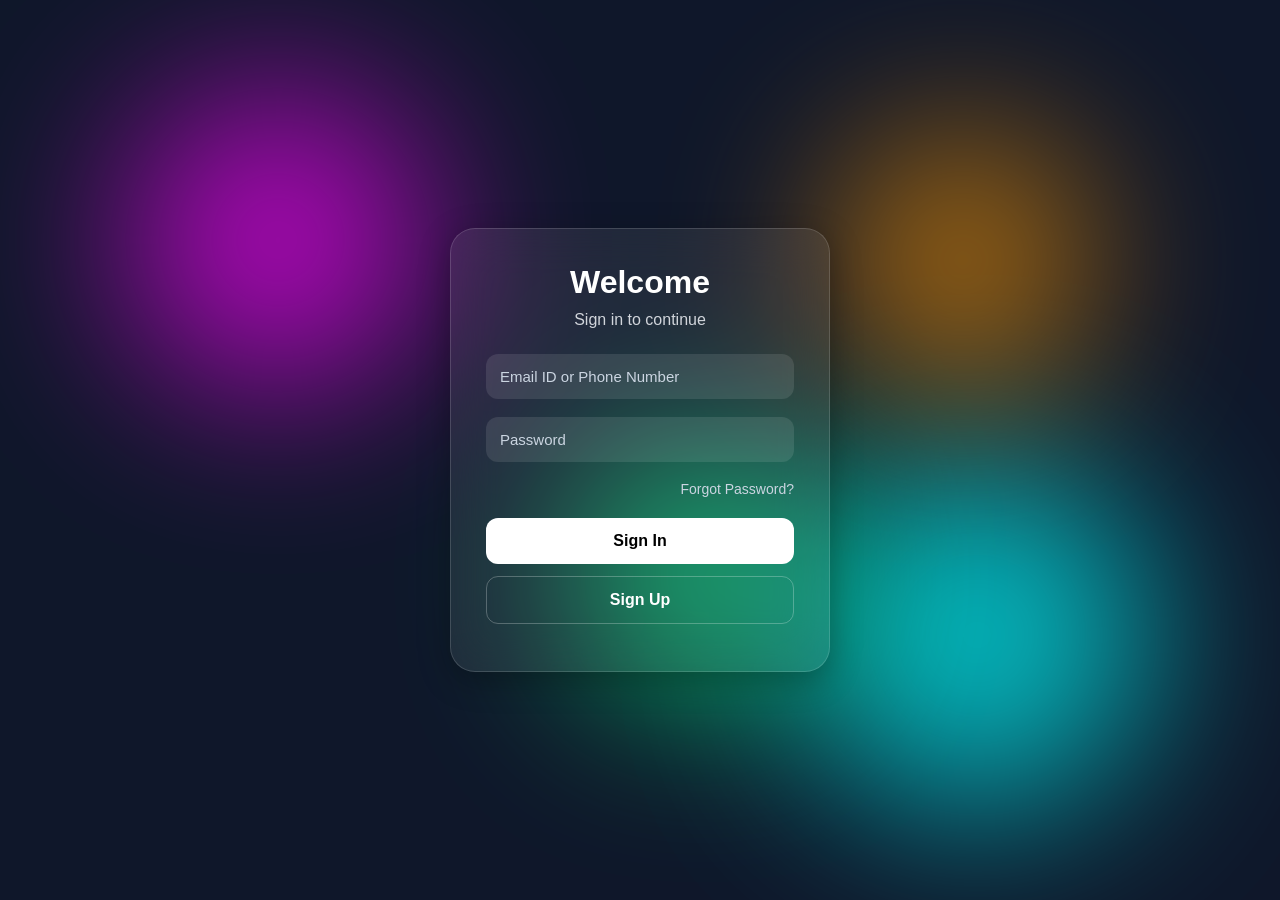
<file: index.html>
<!DOCTYPE html>
<html lang="en">
<head>
    <meta charset="UTF-8">
    <meta name="viewport" content="width=device-width, initial-scale=1.0">
    <title>Liquid Glass Login</title>

    <link rel="stylesheet" href="style.css">
</head>
<body>

    <!-- Animated Background -->
    <div class="blob blob1"></div>
    <div class="blob blob2"></div>
    <div class="blob blob3"></div>
    <div class="blob blob4"></div>

    <!-- Login Card -->
    <div class="login-card">

        <h1>Welcome</h1>
        <p>Sign in to continue</p>

        <div class="input-box">
            <input
                type="text"
                id="username"
                placeholder="Email ID or Phone Number"
            >
        </div>

        <div class="input-box">
            <input
                type="password"
                id="password"
                placeholder="Password"
            >
        </div>

        <div class="forgot">
            <a href="#">Forgot Password?</a>
        </div>

        <button class="btn signin" onclick="login()">
            Sign In
        </button>

        <button class="btn signup">
            Sign Up
        </button>

    </div>

    <script src="script.js"></script>

</body>
</html>
</file>
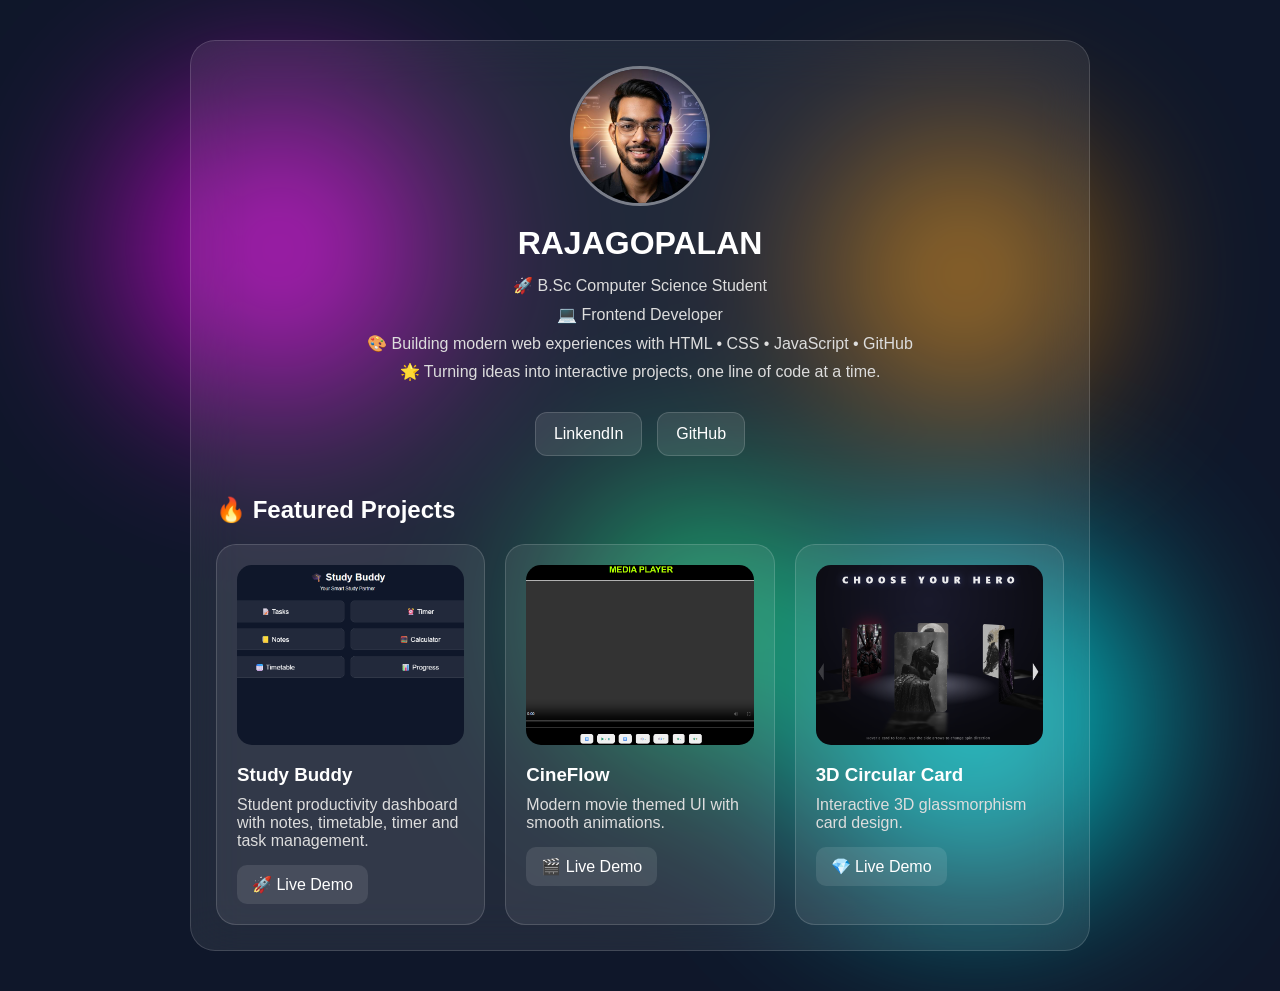
<file: profile.html>
<!DOCTYPE html>
<html lang="en">
<head>
<meta charset="UTF-8">
<meta name="viewport" content="width=device-width, initial-scale=1.0">
<title>Rajagopalan | Portfolio</title>

<link rel="stylesheet" href="style.css">

<style>
.profile-page{
    min-height:100vh;
    padding:40px 20px;
    display:flex;
    justify-content:center;
    align-items:center;
}

.profile-card{
    width: 900px;px;
    max-width:95%;
    padding:25px;
    border-radius:25px;
    background:rgba(255,255,255,0.08);
    backdrop-filter:blur(25px);
    border:1px solid rgba(255,255,255,0.15);
    color:white;
}

.profile-top{
    text-align:center;
}

.profile-img{
    width:140px;
    height:140px;
    border-radius:50%;
    object-fit:cover;
    border:3px solid rgba(255,255,255,0.4);
}

h1{
    margin-top:15px;
    font-size:2rem;
}

.bio{
    margin-top:10px;
    color:#ddd;
    line-height:1.8;
}

.socials{
    margin-top:25px;
    display:flex;
    justify-content:center;
    gap:15px;
    flex-wrap:wrap;
}

.socials a{
    text-decoration:none;
    color:white;
    padding:12px 18px;
    border-radius:12px;
    background:rgba(255,255,255,0.1);
    border:1px solid rgba(255,255,255,0.15);
}

.section-title{
    margin-top:40px;
    margin-bottom:20px;
}

.projects{
    display:grid;
    grid-template-columns:repeat(auto-fit,minmax(250px,1fr));
    gap:20px;
}

.project-card{
    padding:20px;
    border-radius:20px;
    background:rgba(255,255,255,0.08);
    border:1px solid rgba(255,255,255,0.15);
    transition:0.3s;
}

.project-card:hover{
    transform:translateY(-8px);
}

.project-card h3{
    margin-bottom:10px;
}

.project-card p{
    color:#ddd;
}

.github-btn{
    display:inline-block;
    margin-top:15px;
    padding:10px 15px;
    border-radius:10px;
    text-decoration:none;
    color:white;
    background:rgba(255,255,255,0.1);
}
</style>

</head>
<body class="profile-page">

<div class="blob blob1"></div>
<div class="blob blob2"></div>
<div class="blob blob3"></div>
<div class="blob blob4"></div>

<div class="profile-card">

    <div class="profile-top">

        <img src="assets/profile.jpg" class="profile-img">

        <h1>RAJAGOPALAN</h1>

        <p class="bio">
            🚀 B.Sc Computer Science Student <br>
            💻 Frontend Developer <br>
            🎨 Building modern web experiences with HTML • CSS • JavaScript • GitHub<br>
            🌟 Turning ideas into interactive projects, one line of code at a time.
        </p>

        <div class="socials">
            <a href="https://www.linkedin.com/in/rajagopalan-v-3ba030333?utm_source=share_via&utm_content=profile&utm_medium=member_android" target="_blank">
                LinkendIn
            </a>

            <a href="https://github.com/Rajagopalan0510" target="_blank">
                GitHub
            </a>
        </div>

    </div>

    <h2 class="section-title">🔥 Featured Projects</h2>

    <div class="projects">

        <div class="project-card">

    <img src="assets/studybuddy.png" alt="Study Buddy">

    <h3>Study Buddy</h3>

    <p>
        Student productivity dashboard with notes,
        timetable, timer and task management.
    </p>

    <a href="https://rajagopalan0510.github.io/STUDY-BUDDY/"
   class="github-btn"
   target="_blank">
   🚀 Live Demo
</a>

</div>

        <div class="project-card">

    <img src="assets/cineflow.png" alt="CineFlow">

    <h3>CineFlow</h3>

    <p>
        Modern movie themed UI with smooth animations.
    </p>

    <a href="https://rajagopalan0510.github.io/CINEFLOWW/"
   class="github-btn"
   target="_blank">
   🎬 Live Demo
</a>

</div>

        <div class="project-card">

    <img src="assets/card3d.png" alt="3D Card">

    <h3>3D Circular Card</h3>

    <p>
        Interactive 3D glassmorphism card design.
    </p>

    <a href="https://rajagopalan0510.github.io/3D-Circular-images/"
   class="github-btn"
   target="_blank">
   💎 Live Demo
</a>

</div>

    </div>

</div>

</body>
</html>
</file>
<file: style.css>
*{
    margin:0;
    padding:0;
    box-sizing:border-box;
    font-family:'Segoe UI',sans-serif;
}

body{
    min-height:100vh;
    display:flex;
    justify-content:center;
    align-items:center;
    background:#0f172a;
    overflow:auto;
    position:relative;
}

/* Animated Background Blobs */

.blob{
    position:absolute;
    border-radius:50%;
    filter:blur(90px);
    opacity:0.7;
    animation:float 12s ease-in-out infinite;
}

.blob1{
    width:300px;
    height:300px;
    background:#ff00ff;
    top:10%;
    left:10%;
}

.blob2{
    width:350px;
    height:350px;
    background:#00ffff;
    bottom:10%;
    right:10%;
    animation-delay:2s;
}

.blob3{
    width:250px;
    height:250px;
    background:#00ff88;
    top:50%;
    left:45%;
    animation-delay:4s;
}

.blob4{
    width:250px;
    height:250px;
    background:#ff9900;
    top:15%;
    right:15%;
    animation-delay:6s;
}

@keyframes float{
    0%,100%{
        transform:translate(0,0) scale(1);
    }
    50%{
        transform:translate(60px,-60px) scale(1.2);
    }
}

/* Login Card */

.login-card{
    width:380px;
    padding:35px;
    border-radius:25px;

    background:rgba(255,255,255,0.08);
    backdrop-filter:blur(25px);
    -webkit-backdrop-filter:blur(25px);

    border:1px solid rgba(255,255,255,0.15);

    box-shadow:
        0 8px 32px rgba(0,0,0,0.3);

    color:white;
    z-index:100;
}

.login-card h1{
    text-align:center;
    margin-bottom:10px;
}

.login-card p{
    text-align:center;
    color:#d1d5db;
    margin-bottom:25px;
}

.input-box{
    margin-bottom:18px;
}

.input-box input{
    width:100%;
    padding:14px;
    border:none;
    outline:none;

    border-radius:12px;

    background:rgba(255,255,255,0.1);
    color:white;

    font-size:15px;
}

.input-box input::placeholder{
    color:#cbd5e1;
}

.forgot{
    text-align:right;
    margin-bottom:20px;
}

.forgot a{
    color:#cbd5e1;
    text-decoration:none;
    font-size:14px;
}

.btn{
    width:100%;
    padding:14px;

    border:none;
    border-radius:12px;

    cursor:pointer;
    font-size:16px;
    font-weight:600;

    margin-bottom:12px;

    transition:0.3s;
}

.signin{
    background:white;
    color:black;
}

.signup{
    background:transparent;
    color:white;
    border:1px solid rgba(255,255,255,0.25);
}

.btn:hover{
    transform:translateY(-3px);
}
.project-card img{
    width:100%;
    height:180px;
    object-fit:cover;
    border-radius:15px;
    margin-bottom:15px;
}
.project-card{
    transition:.4s;
}

.project-card:hover{
    transform:translateY(-10px) scale(1.03);

    background:rgba(255,255,255,.12);

    box-shadow:
    0 15px 35px rgba(255,255,255,.08);
}
</file>
